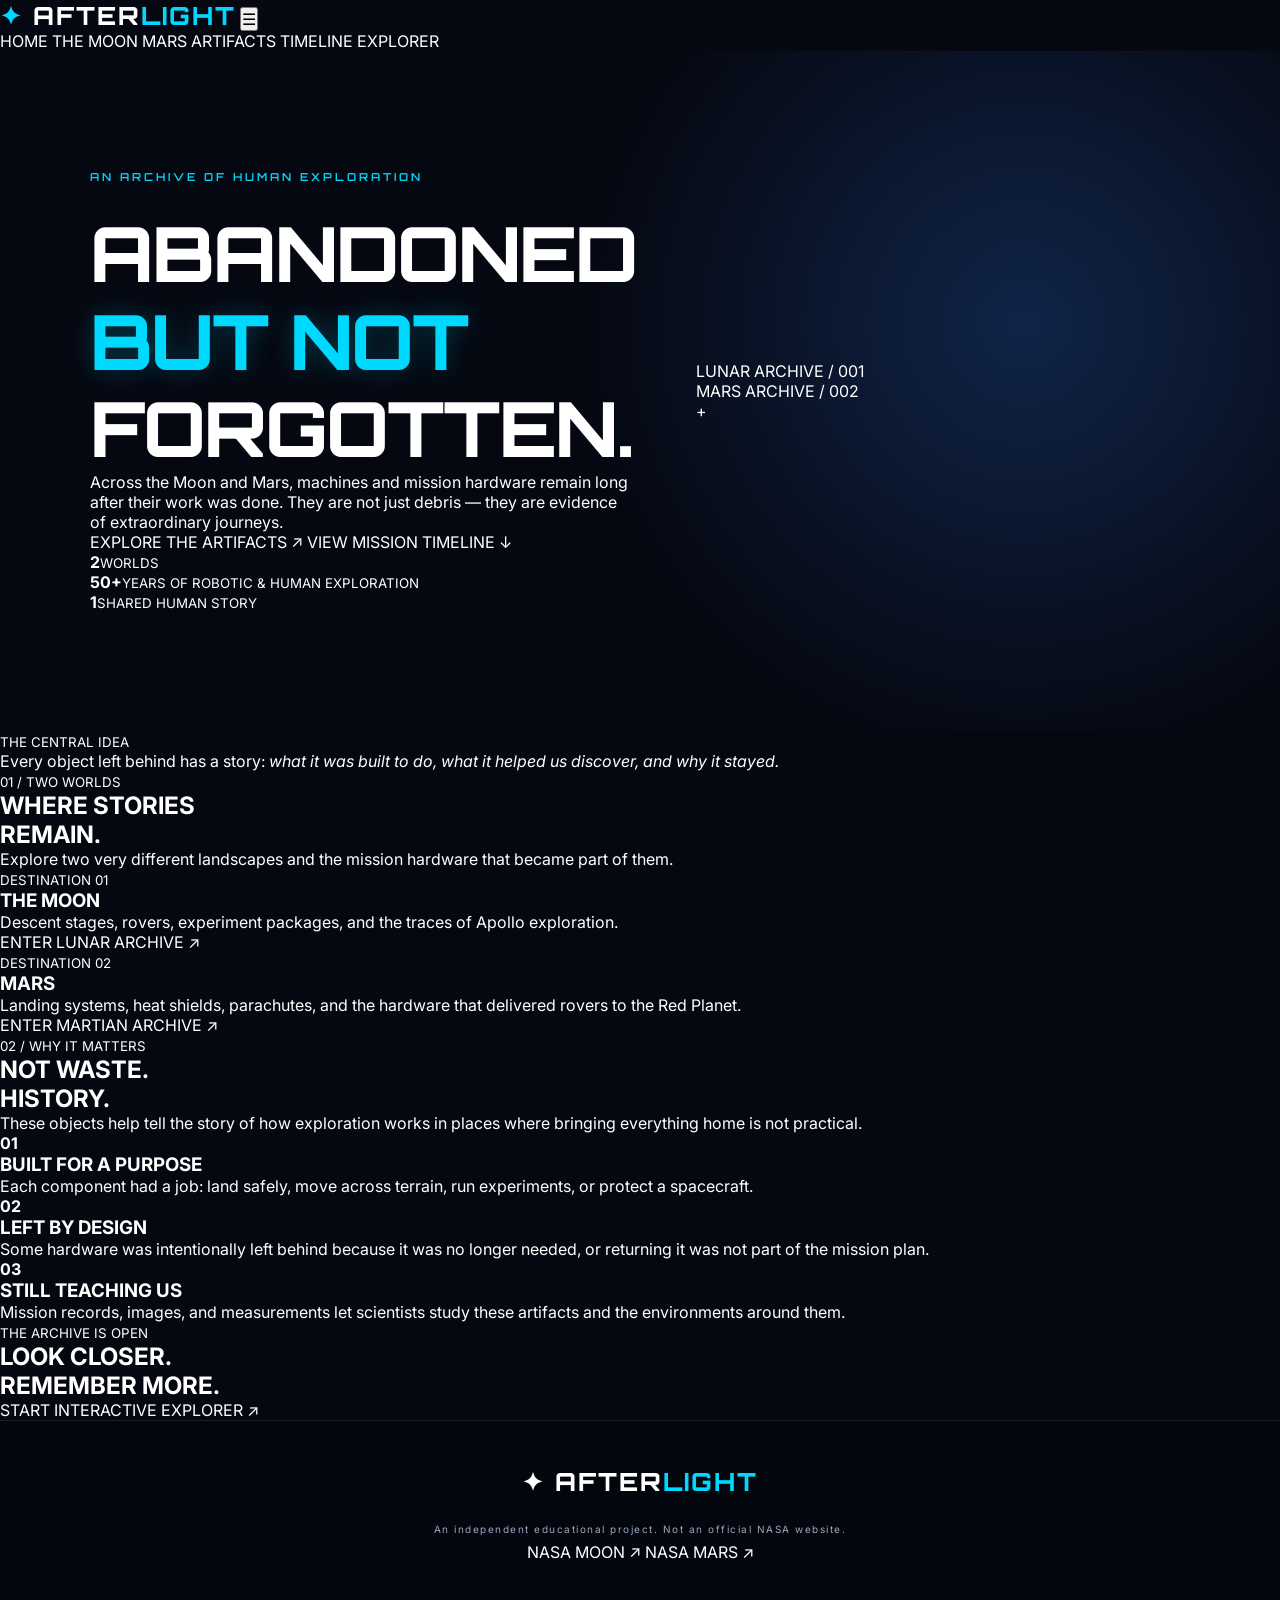
<file: index.html>
<!DOCTYPE html>
<html lang="en">
<head>
<meta charset="UTF-8">
<meta name="viewport" content="width=device-width, initial-scale=1">
<meta name="theme-color" content="#070b18">
<meta name="description" content="Abandoned but Not Forgotten: stories of NASA equipment left on the Moon and Mars.">
<title>Abandoned but Not Forgotten | Space Artifact Archive</title>
<link rel="stylesheet" href="style.css">
<script defer src="script.js"></script>
</head>
<body>
<div class="stars"></div>

<header class="topbar">
  <a class="logo" href="index.html"><span>✦</span> AFTER<span class="dim">LIGHT</span></a>
  <button class="menu" id="menu" aria-label="Toggle menu">☰</button>
  <nav id="nav">
    <a class="active" href="index.html">HOME</a>
    <a href="moon.html">THE MOON</a>
    <a href="mars.html">MARS</a>
    <a href="artifacts.html">ARTIFACTS</a>
    <a href="timeline.html">TIMELINE</a>
    <a href="explorer.html">EXPLORER</a>
  </nav>
</header>

<main>
<section class="hero wrap">
  <div class="hero-text">
    <p class="eyebrow"><i></i> AN ARCHIVE OF HUMAN EXPLORATION</p>
    <h1>ABANDONED<br><span class="shine">BUT NOT</span><br>FORGOTTEN.</h1>
    <p class="lead">
      Across the Moon and Mars, machines and mission hardware remain long after their work was done. They are not just debris — they are evidence of extraordinary journeys.
    </p>
    <div class="actions">
      <a class="btn" href="artifacts.html">EXPLORE THE ARTIFACTS ↗</a>
      <a class="underlink" href="timeline.html">VIEW MISSION TIMELINE ↓</a>
    </div>
    <div class="stats">
      <div><b>2</b><small>WORLDS</small></div>
      <div><b>50+</b><small>YEARS OF ROBOTIC & HUMAN EXPLORATION</small></div>
      <div><b>1</b><small>SHARED HUMAN STORY</small></div>
    </div>
  </div>

  <div class="hero-art">
    <div class="moon"></div>
    <div class="mars"></div>
    <div class="orbit"></div>
    <div class="probe"><span></span></div>
    <div class="tag tag1">LUNAR ARCHIVE / 001</div>
    <div class="tag tag2">MARS ARCHIVE / 002</div>
    <div class="crosshair">+</div>
  </div>
</section>

<section class="statement">
  <div class="wrap statement-inner">
    <small>THE CENTRAL IDEA</small>
    <p>Every object left behind has a story: <em>what it was built to do, what it helped us discover, and why it stayed.</em></p>
  </div>
</section>

<section class="wrap section">
  <div class="section-head">
    <div>
      <small>01 / TWO WORLDS</small>
      <h2>WHERE STORIES<br><span class="shine">REMAIN.</span></h2>
    </div>
    <p>Explore two very different landscapes and the mission hardware that became part of them.</p>
  </div>

  <div class="world-grid">
    <a class="world-card moon-card" href="moon.html">
      <div class="world-art lunar-art"></div>
      <div class="world-info">
        <small>DESTINATION 01</small>
        <h3>THE MOON</h3>
        <p>Descent stages, rovers, experiment packages, and the traces of Apollo exploration.</p>
        <span>ENTER LUNAR ARCHIVE ↗</span>
      </div>
    </a>

    <a class="world-card mars-card" href="mars.html">
      <div class="world-art martian-art"></div>
      <div class="world-info">
        <small>DESTINATION 02</small>
        <h3>MARS</h3>
        <p>Landing systems, heat shields, parachutes, and the hardware that delivered rovers to the Red Planet.</p>
        <span>ENTER MARTIAN ARCHIVE ↗</span>
      </div>
    </a>
  </div>
</section>

<section class="wrap section">
  <div class="section-head">
    <div>
      <small>02 / WHY IT MATTERS</small>
      <h2>NOT WASTE.<br><span class="shine">HISTORY.</span></h2>
    </div>
    <p>These objects help tell the story of how exploration works in places where bringing everything home is not practical.</p>
  </div>

  <div class="principles">
    <article>
      <b>01</b>
      <h3>BUILT FOR A PURPOSE</h3>
      <p>Each component had a job: land safely, move across terrain, run experiments, or protect a spacecraft.</p>
    </article>
    <article>
      <b>02</b>
      <h3>LEFT BY DESIGN</h3>
      <p>Some hardware was intentionally left behind because it was no longer needed, or returning it was not part of the mission plan.</p>
    </article>
    <article>
      <b>03</b>
      <h3>STILL TEACHING US</h3>
      <p>Mission records, images, and measurements let scientists study these artifacts and the environments around them.</p>
    </article>
  </div>
</section>

<section class="wrap callout">
  <small>THE ARCHIVE IS OPEN</small>
  <h2>LOOK CLOSER.<br><span class="shine">REMEMBER MORE.</span></h2>
  <a class="btn" href="explorer.html">START INTERACTIVE EXPLORER ↗</a>
</section>
</main>

<footer class="footer">
  <a class="logo" href="index.html">✦ AFTER<span class="dim">LIGHT</span></a>
  <p>An independent educational project. Not an official NASA website.</p>
  <div>
    <a href="https://science.nasa.gov/moon/" target="_blank" rel="noopener">NASA MOON ↗</a>
    <a href="https://science.nasa.gov/mars/" target="_blank" rel="noopener">NASA MARS ↗</a>
  </div>
</footer>
</body>
</html>
</file>
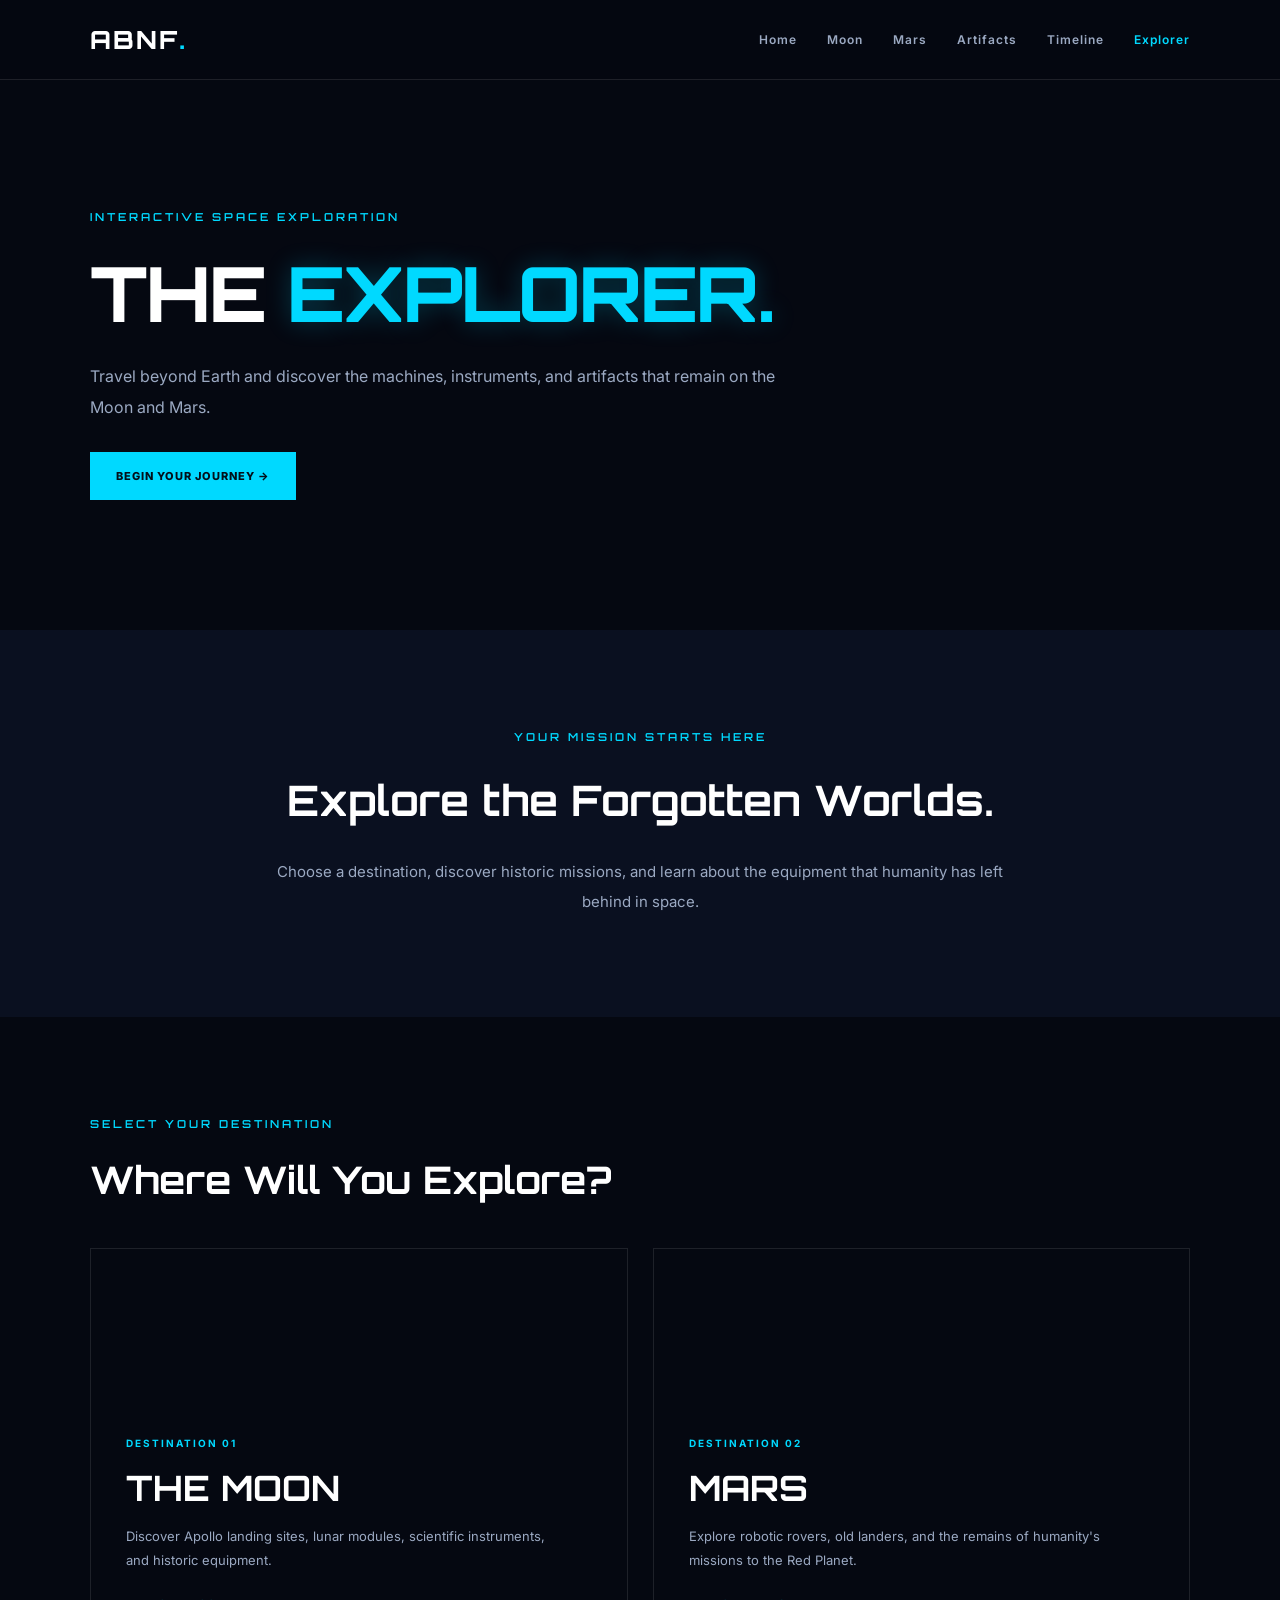
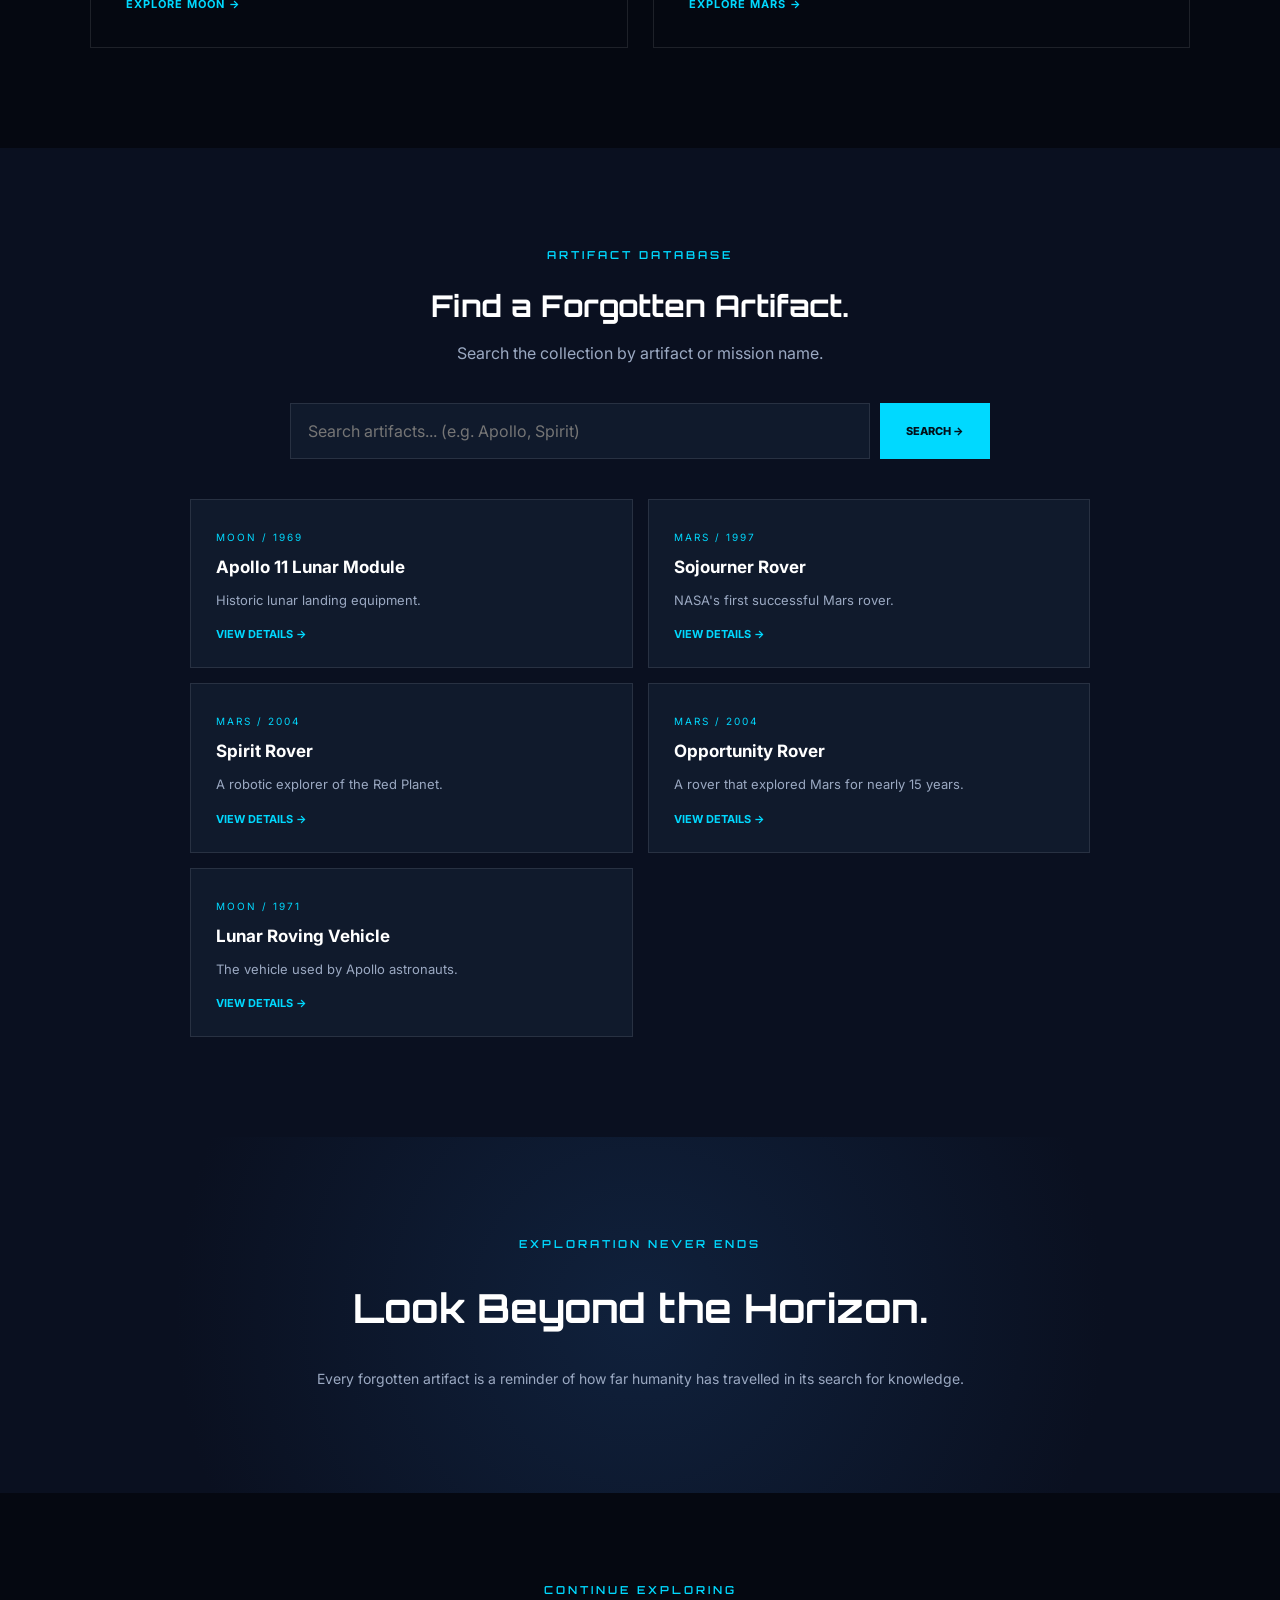
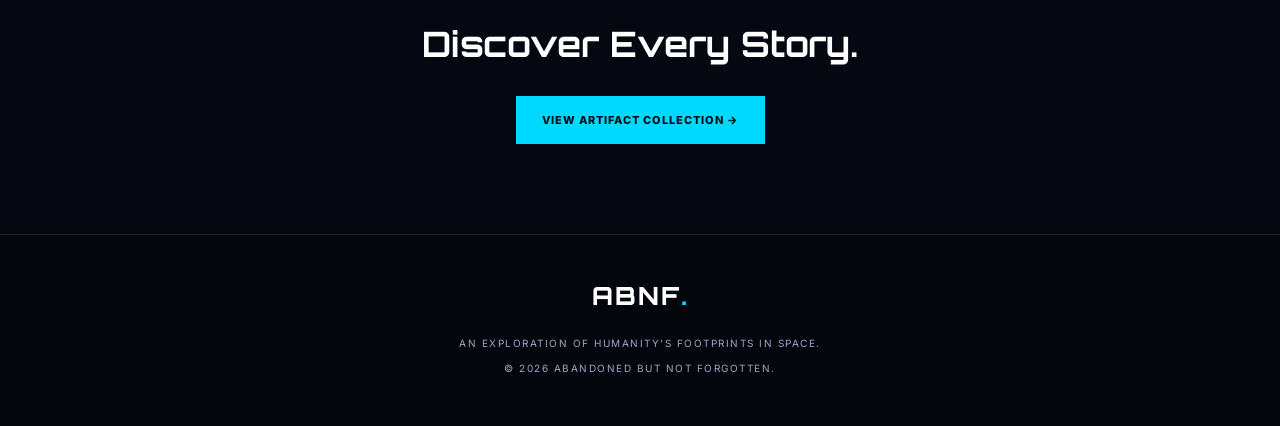
<file: explorer.html>
<!DOCTYPE html>
<html lang="en">
<head>
    <meta charset="UTF-8">
    <meta name="viewport" content="width=device-width, initial-scale=1.0">
    <meta name="description" content="Explore NASA's abandoned equipment and forgotten artifacts on the Moon and Mars.">
    <title>Explorer | Abandoned but Not Forgotten</title>
    <link rel="stylesheet" href="style.css">
</head>
<body>

    <header class="navbar">
        <a href="index.html" class="logo">ABNF<span>.</span></a>

        <nav>
            <a href="index.html">Home</a>
            <a href="moon.html">Moon</a>
            <a href="mars.html">Mars</a>
            <a href="artifacts.html">Artifacts</a>
            <a href="timeline.html">Timeline</a>
            <a href="explorer.html" class="active">Explorer</a>
        </nav>
    </header>

    <main>

        <section class="page-hero explorer-hero">
            <div class="page-hero-content">
                <p class="eyebrow">INTERACTIVE SPACE EXPLORATION</p>

                <h1>THE <span>EXPLORER.</span></h1>

                <p>
                    Travel beyond Earth and discover the machines,
                    instruments, and artifacts that remain on
                    the Moon and Mars.
                </p>

                <a href="#explore-tools" class="btn-primary">
                    BEGIN YOUR JOURNEY →
                </a>
            </div>
        </section>

        <section class="content-section">
            <p class="eyebrow">YOUR MISSION STARTS HERE</p>

            <h2>Explore the Forgotten Worlds.</h2>

            <p>
                Choose a destination, discover historic missions,
                and learn about the equipment that humanity
                has left behind in space.
            </p>
        </section>

        <section class="explorer-section" id="explore-tools">

            <div class="section-heading">
                <div>
                    <p class="eyebrow">SELECT YOUR DESTINATION</p>
                    <h2>Where Will You Explore?</h2>
                </div>
            </div>

            <div class="destination-grid">

                <a href="moon.html" class="destination-card moon-card">
                    <div class="card-content">
                        <span>DESTINATION 01</span>
                        <h3>THE MOON</h3>

                        <p>
                            Discover Apollo landing sites,
                            lunar modules, scientific instruments,
                            and historic equipment.
                        </p>

                        <strong>EXPLORE MOON →</strong>
                    </div>
                </a>

                <a href="mars.html" class="destination-card mars-card">
                    <div class="card-content">
                        <span>DESTINATION 02</span>
                        <h3>MARS</h3>

                        <p>
                            Explore robotic rovers, old landers,
                            and the remains of humanity's
                            missions to the Red Planet.
                        </p>

                        <strong>EXPLORE MARS →</strong>
                    </div>
                </a>

            </div>
        </section>

        <section class="explorer-search-section">

            <p class="eyebrow">ARTIFACT DATABASE</p>

            <h2>Find a Forgotten Artifact.</h2>

            <p>
                Search the collection by artifact or mission name.
            </p>

            <div class="search-box">
                <input
                    type="text"
                    id="artifactSearch"
                    placeholder="Search artifacts... (e.g. Apollo, Spirit)"
                    autocomplete="off"
                >

                <button id="searchButton" type="button">
                    SEARCH →
                </button>
            </div>

            <div class="search-results" id="searchResults">

                <article class="search-item">
                    <span>MOON / 1969</span>
                    <h3>Apollo 11 Lunar Module</h3>
                    <p>Historic lunar landing equipment.</p>
                    <a href="moon.html">VIEW DETAILS →</a>
                </article>

                <article class="search-item">
                    <span>MARS / 1997</span>
                    <h3>Sojourner Rover</h3>
                    <p>NASA's first successful Mars rover.</p>
                    <a href="mars.html">VIEW DETAILS →</a>
                </article>

                <article class="search-item">
                    <span>MARS / 2004</span>
                    <h3>Spirit Rover</h3>
                    <p>A robotic explorer of the Red Planet.</p>
                    <a href="mars.html">VIEW DETAILS →</a>
                </article>

                <article class="search-item">
                    <span>MARS / 2004</span>
                    <h3>Opportunity Rover</h3>
                    <p>A rover that explored Mars for nearly 15 years.</p>
                    <a href="mars.html">VIEW DETAILS →</a>
                </article>

                <article class="search-item">
                    <span>MOON / 1971</span>
                    <h3>Lunar Roving Vehicle</h3>
                    <p>The vehicle used by Apollo astronauts.</p>
                    <a href="moon.html">VIEW DETAILS →</a>
                </article>

            </div>

        </section>

        <section class="fact-section">
            <p class="eyebrow">EXPLORATION NEVER ENDS</p>

            <h2>Look Beyond the Horizon.</h2>

            <p>
                Every forgotten artifact is a reminder
                of how far humanity has travelled
                in its search for knowledge.
            </p>
        </section>

        <section class="next-section">
            <p class="eyebrow">CONTINUE EXPLORING</p>

            <h2>Discover Every Story.</h2>

            <a href="artifacts.html" class="btn-primary">
                VIEW ARTIFACT COLLECTION →
            </a>
        </section>

    </main>

    <footer class="footer">
        <a href="index.html" class="logo">ABNF<span>.</span></a>

        <p>AN EXPLORATION OF HUMANITY'S FOOTPRINTS IN SPACE.</p>

        <p>© 2026 ABANDONED BUT NOT FORGOTTEN.</p>
    </footer>

    <script src="script.js"></script>
</body>
</html>
</file>
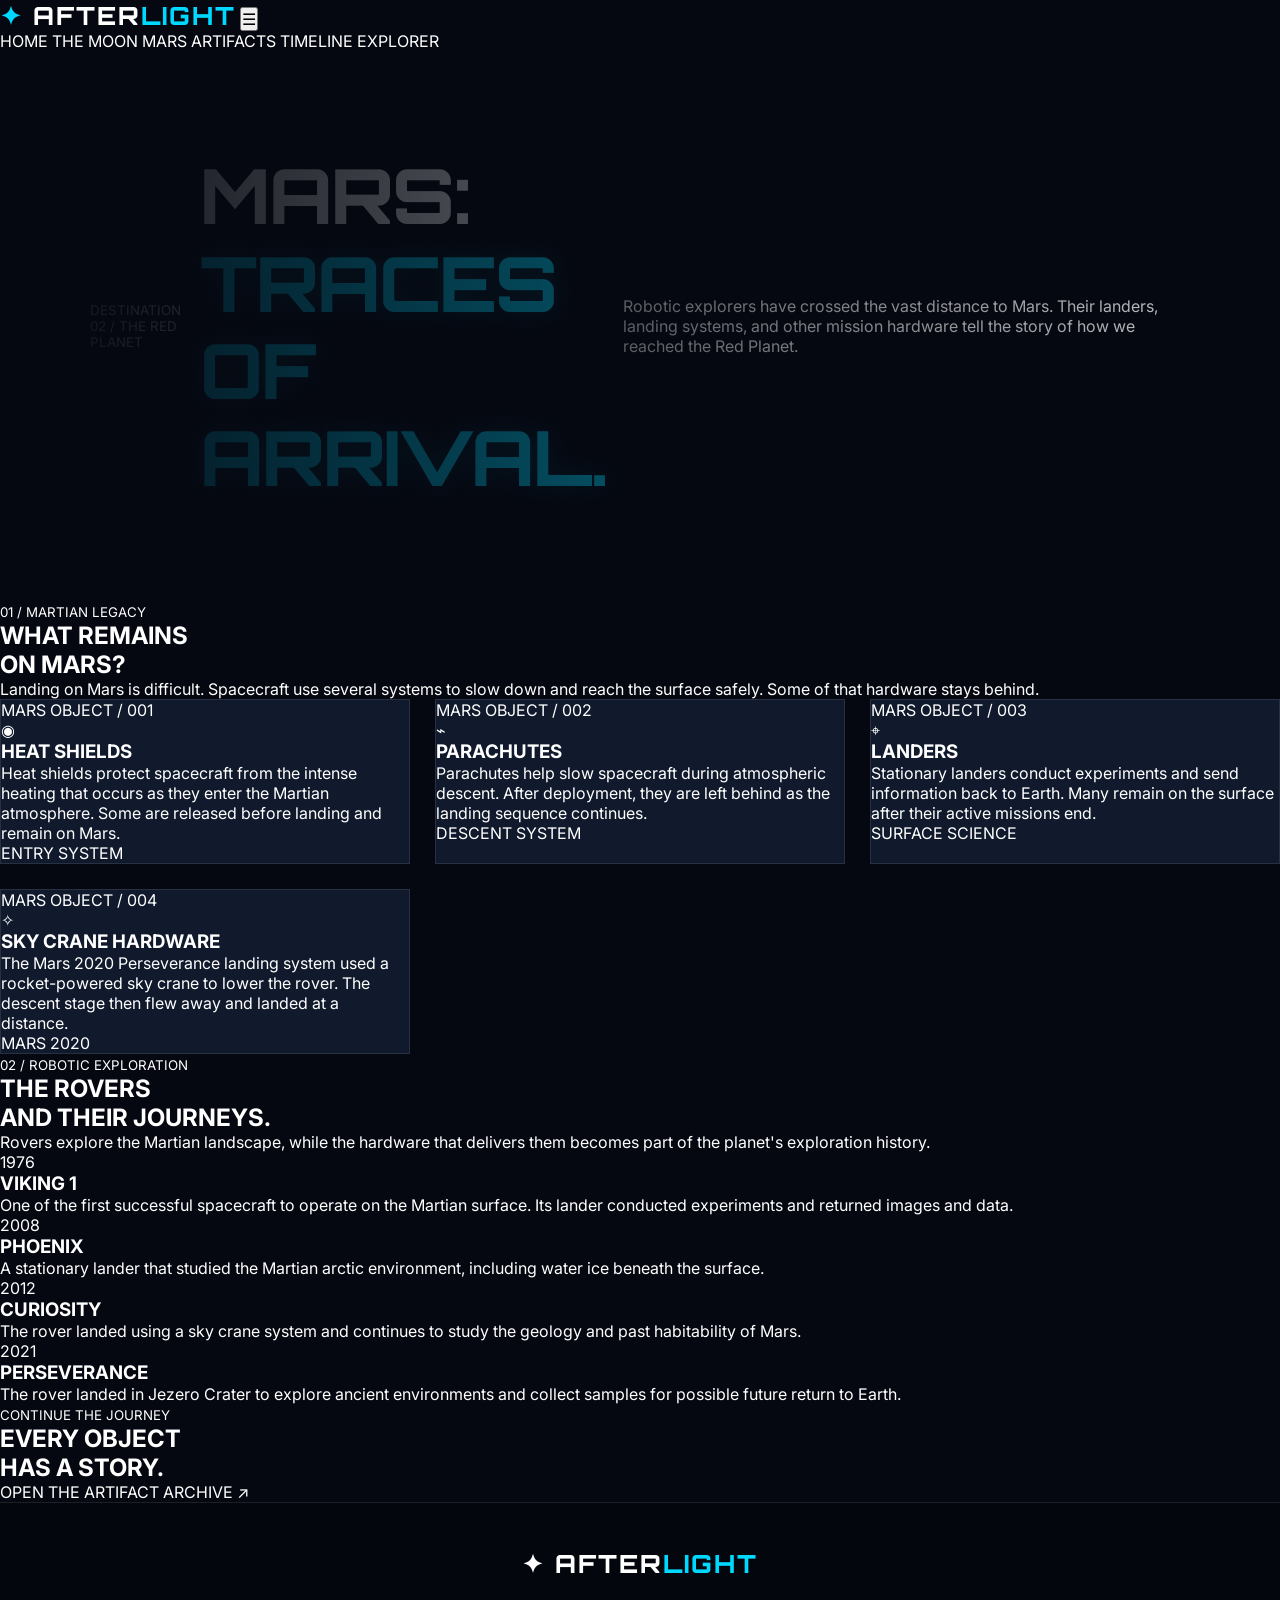
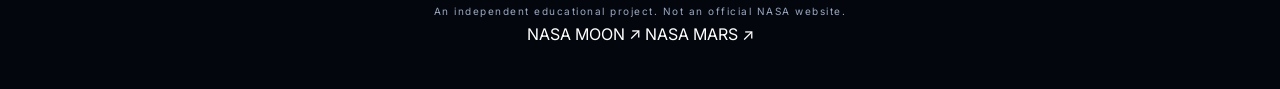
<file: mars.html>
<!DOCTYPE html>
<html lang="en">
<head>
<meta charset="UTF-8">
<meta name="viewport" content="width=device-width, initial-scale=1">
<title>Mars | AFTERLIGHT</title>
<link rel="stylesheet" href="style.css">
<script defer src="script.js"></script>
</head>
<body>
<div class="stars"></div>

<header class="topbar">
  <a class="logo" href="index.html"><span>✦</span> AFTER<span class="dim">LIGHT</span></a>
  <button class="menu" id="menu" aria-label="Toggle menu">☰</button>
  <nav id="nav">
    <a href="index.html">HOME</a>
    <a href="moon.html">THE MOON</a>
    <a class="active" href="mars.html">MARS</a>
    <a href="artifacts.html">ARTIFACTS</a>
    <a href="timeline.html">TIMELINE</a>
    <a href="explorer.html">EXPLORER</a>
  </nav>
</header>

<main>
<section class="page-hero wrap">
  <small>DESTINATION 02 / THE RED PLANET</small>
  <h1>MARS:<br><span class="shine">TRACES OF ARRIVAL.</span></h1>
  <p class="lead">
    Robotic explorers have crossed the vast distance to Mars. Their landers, landing systems, and other mission hardware tell the story of how we reached the Red Planet.
  </p>
  <div class="mars-banner"></div>
</section>

<section class="wrap section">
  <div class="section-head">
    <div>
      <small>01 / MARTIAN LEGACY</small>
      <h2>WHAT REMAINS<br><span class="shine">ON MARS?</span></h2>
    </div>
    <p>Landing on Mars is difficult. Spacecraft use several systems to slow down and reach the surface safely. Some of that hardware stays behind.</p>
  </div>

  <div class="artifact-grid">
    <article class="artifact-card">
      <div class="artifact-number">MARS OBJECT / 001</div>
      <div class="artifact-symbol">◉</div>
      <h3>HEAT SHIELDS</h3>
      <p>Heat shields protect spacecraft from the intense heating that occurs as they enter the Martian atmosphere. Some are released before landing and remain on Mars.</p>
      <span class="chip">ENTRY SYSTEM</span>
    </article>

    <article class="artifact-card">
      <div class="artifact-number">MARS OBJECT / 002</div>
      <div class="artifact-symbol">⌁</div>
      <h3>PARACHUTES</h3>
      <p>Parachutes help slow spacecraft during atmospheric descent. After deployment, they are left behind as the landing sequence continues.</p>
      <span class="chip">DESCENT SYSTEM</span>
    </article>

    <article class="artifact-card">
      <div class="artifact-number">MARS OBJECT / 003</div>
      <div class="artifact-symbol">⌖</div>
      <h3>LANDERS</h3>
      <p>Stationary landers conduct experiments and send information back to Earth. Many remain on the surface after their active missions end.</p>
      <span class="chip">SURFACE SCIENCE</span>
    </article>

    <article class="artifact-card">
      <div class="artifact-number">MARS OBJECT / 004</div>
      <div class="artifact-symbol">✧</div>
      <h3>SKY CRANE HARDWARE</h3>
      <p>The Mars 2020 Perseverance landing system used a rocket-powered sky crane to lower the rover. The descent stage then flew away and landed at a distance.</p>
      <span class="chip">MARS 2020</span>
    </article>
  </div>
</section>

<section class="wrap section">
  <div class="section-head">
    <div>
      <small>02 / ROBOTIC EXPLORATION</small>
      <h2>THE ROVERS<br><span class="shine">AND THEIR JOURNEYS.</span></h2>
    </div>
    <p>Rovers explore the Martian landscape, while the hardware that delivers them becomes part of the planet's exploration history.</p>
  </div>

  <div class="mission-list">
    <article>
      <span class="year">1976</span>
      <div>
        <h3>VIKING 1</h3>
        <p>One of the first successful spacecraft to operate on the Martian surface. Its lander conducted experiments and returned images and data.</p>
      </div>
    </article>
    <article>
      <span class="year">2008</span>
      <div>
        <h3>PHOENIX</h3>
        <p>A stationary lander that studied the Martian arctic environment, including water ice beneath the surface.</p>
      </div>
    </article>
    <article>
      <span class="year">2012</span>
      <div>
        <h3>CURIOSITY</h3>
        <p>The rover landed using a sky crane system and continues to study the geology and past habitability of Mars.</p>
      </div>
    </article>
    <article>
      <span class="year">2021</span>
      <div>
        <h3>PERSEVERANCE</h3>
        <p>The rover landed in Jezero Crater to explore ancient environments and collect samples for possible future return to Earth.</p>
      </div>
    </article>
  </div>
</section>

<section class="wrap callout">
  <small>CONTINUE THE JOURNEY</small>
  <h2>EVERY OBJECT<br>HAS A <span class="shine">STORY.</span></h2>
  <a class="btn" href="artifacts.html">OPEN THE ARTIFACT ARCHIVE ↗</a>
</section>
</main>

<footer class="footer">
  <a class="logo" href="index.html">✦ AFTER<span class="dim">LIGHT</span></a>
  <p>An independent educational project. Not an official NASA website.</p>
  <div>
    <a href="https://science.nasa.gov/moon/" target="_blank" rel="noopener">NASA MOON ↗</a>
    <a href="https://science.nasa.gov/mars/" target="_blank" rel="noopener">NASA MARS ↗</a>
  </div>
</footer>
</body>
</html>
</file>
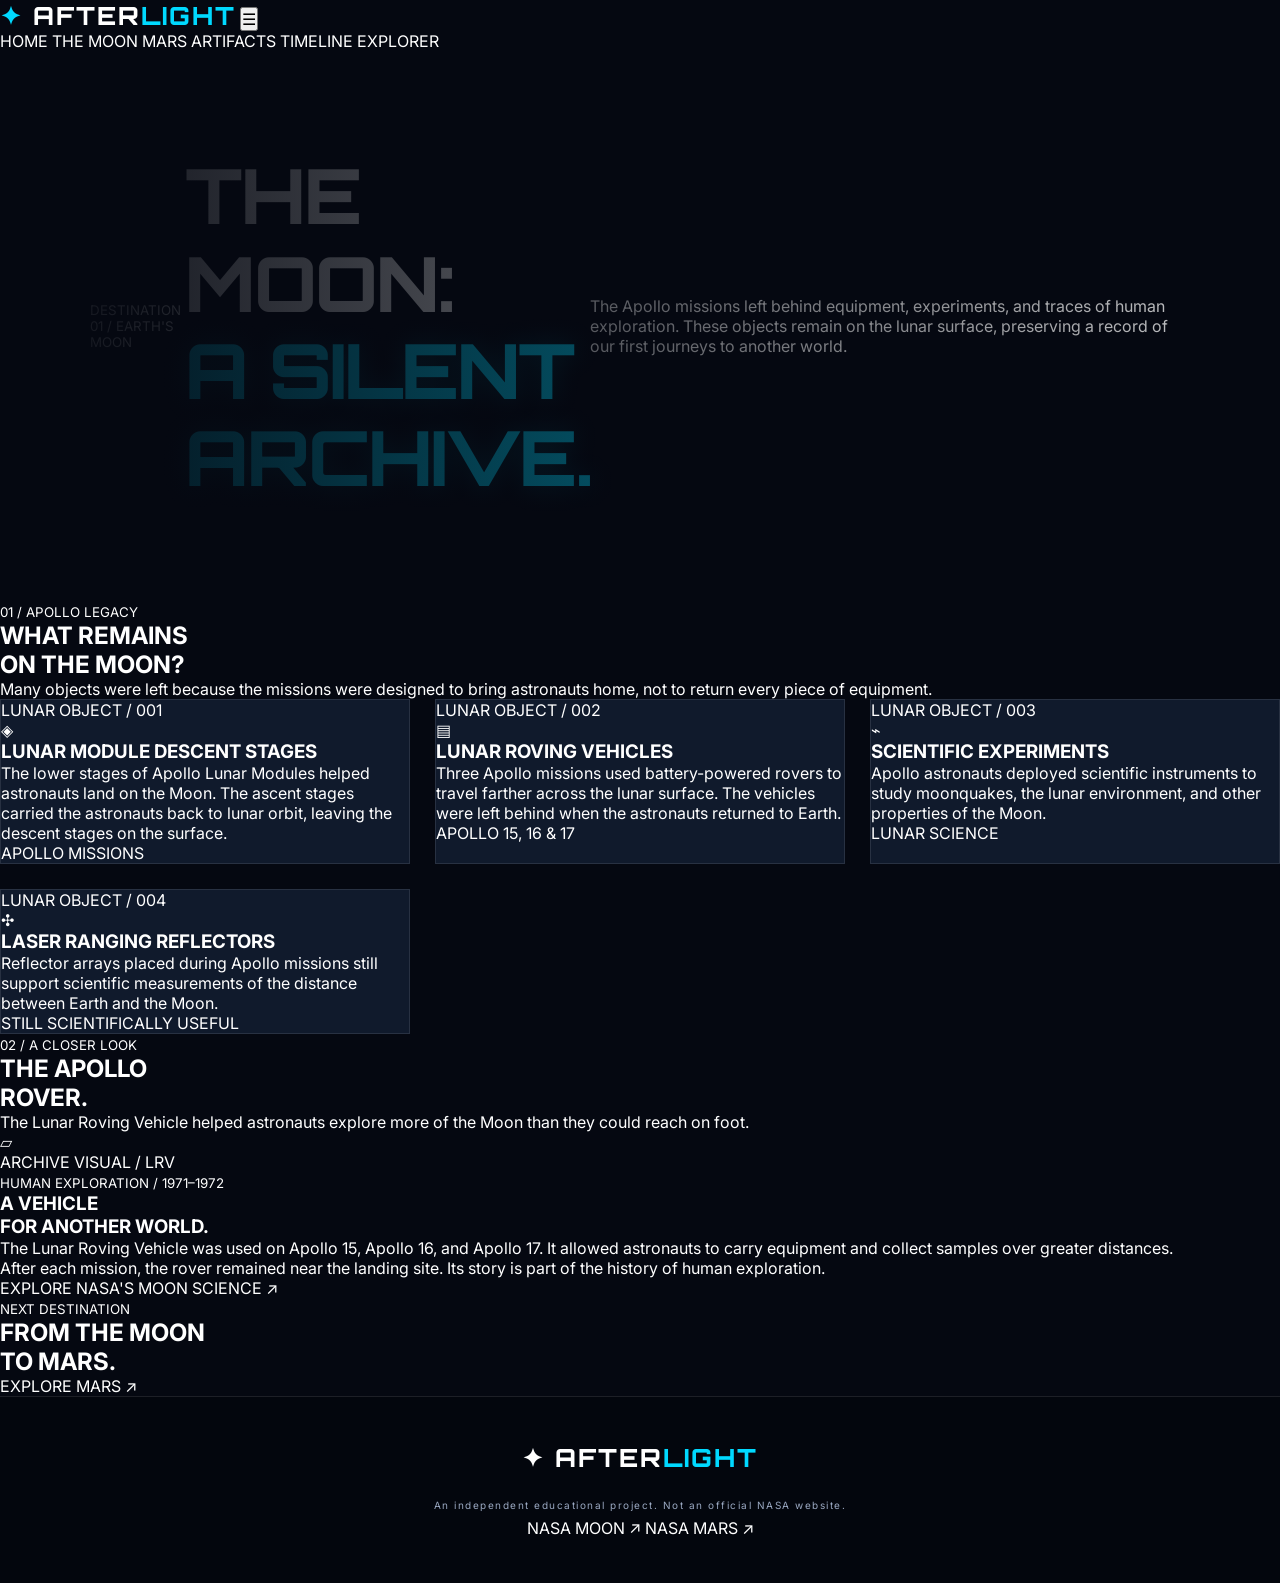
<file: moon.html>
<!DOCTYPE html>
<html lang="en">
<head>
<meta charset="UTF-8">
<meta name="viewport" content="width=device-width, initial-scale=1">
<title>The Moon | AFTERLIGHT</title>
<link rel="stylesheet" href="style.css">
<script defer src="script.js"></script>
</head>
<body>
<div class="stars"></div>

<header class="topbar">
  <a class="logo" href="index.html"><span>✦</span> AFTER<span class="dim">LIGHT</span></a>
  <button class="menu" id="menu" aria-label="Toggle menu">☰</button>
  <nav id="nav">
    <a href="index.html">HOME</a>
    <a class="active" href="moon.html">THE MOON</a>
    <a href="mars.html">MARS</a>
    <a href="artifacts.html">ARTIFACTS</a>
    <a href="timeline.html">TIMELINE</a>
    <a href="explorer.html">EXPLORER</a>
  </nav>
</header>

<main>
<section class="page-hero wrap">
  <small>DESTINATION 01 / EARTH'S MOON</small>
  <h1>THE MOON:<br><span class="shine">A SILENT ARCHIVE.</span></h1>
  <p class="lead">
    The Apollo missions left behind equipment, experiments, and traces of human exploration. These objects remain on the lunar surface, preserving a record of our first journeys to another world.
  </p>
  <div class="moon-banner"></div>
</section>

<section class="wrap section">
  <div class="section-head">
    <div>
      <small>01 / APOLLO LEGACY</small>
      <h2>WHAT REMAINS<br><span class="shine">ON THE MOON?</span></h2>
    </div>
    <p>Many objects were left because the missions were designed to bring astronauts home, not to return every piece of equipment.</p>
  </div>

  <div class="artifact-grid">
    <article class="artifact-card">
      <div class="artifact-number">LUNAR OBJECT / 001</div>
      <div class="artifact-symbol">◈</div>
      <h3>LUNAR MODULE DESCENT STAGES</h3>
      <p>The lower stages of Apollo Lunar Modules helped astronauts land on the Moon. The ascent stages carried the astronauts back to lunar orbit, leaving the descent stages on the surface.</p>
      <span class="chip">APOLLO MISSIONS</span>
    </article>

    <article class="artifact-card">
      <div class="artifact-number">LUNAR OBJECT / 002</div>
      <div class="artifact-symbol">▤</div>
      <h3>LUNAR ROVING VEHICLES</h3>
      <p>Three Apollo missions used battery-powered rovers to travel farther across the lunar surface. The vehicles were left behind when the astronauts returned to Earth.</p>
      <span class="chip">APOLLO 15, 16 & 17</span>
    </article>

    <article class="artifact-card">
      <div class="artifact-number">LUNAR OBJECT / 003</div>
      <div class="artifact-symbol">⌁</div>
      <h3>SCIENTIFIC EXPERIMENTS</h3>
      <p>Apollo astronauts deployed scientific instruments to study moonquakes, the lunar environment, and other properties of the Moon.</p>
      <span class="chip">LUNAR SCIENCE</span>
    </article>

    <article class="artifact-card">
      <div class="artifact-number">LUNAR OBJECT / 004</div>
      <div class="artifact-symbol">✣</div>
      <h3>LASER RANGING REFLECTORS</h3>
      <p>Reflector arrays placed during Apollo missions still support scientific measurements of the distance between Earth and the Moon.</p>
      <span class="chip">STILL SCIENTIFICALLY USEFUL</span>
    </article>
  </div>
</section>

<section class="wrap section">
  <div class="section-head">
    <div>
      <small>02 / A CLOSER LOOK</small>
      <h2>THE APOLLO<br><span class="shine">ROVER.</span></h2>
    </div>
    <p>The Lunar Roving Vehicle helped astronauts explore more of the Moon than they could reach on foot.</p>
  </div>

  <div class="feature-panel">
    <div class="feature-visual rover-visual">
      <div class="rover-icon">▱</div>
      <span>ARCHIVE VISUAL / LRV</span>
    </div>
    <div class="feature-copy">
      <small>HUMAN EXPLORATION / 1971–1972</small>
      <h3>A VEHICLE<br>FOR ANOTHER WORLD.</h3>
      <p>The Lunar Roving Vehicle was used on Apollo 15, Apollo 16, and Apollo 17. It allowed astronauts to carry equipment and collect samples over greater distances.</p>
      <p>After each mission, the rover remained near the landing site. Its story is part of the history of human exploration.</p>
      <a class="underlink" href="https://science.nasa.gov/moon/" target="_blank" rel="noopener">EXPLORE NASA'S MOON SCIENCE ↗</a>
    </div>
  </div>
</section>

<section class="wrap callout">
  <small>NEXT DESTINATION</small>
  <h2>FROM THE MOON<br>TO <span class="shine">MARS.</span></h2>
  <a class="btn" href="mars.html">EXPLORE MARS ↗</a>
</section>
</main>

<footer class="footer">
  <a class="logo" href="index.html">✦ AFTER<span class="dim">LIGHT</span></a>
  <p>An independent educational project. Not an official NASA website.</p>
  <div>
    <a href="https://science.nasa.gov/moon/" target="_blank" rel="noopener">NASA MOON ↗</a>
    <a href="https://science.nasa.gov/mars/" target="_blank" rel="noopener">NASA MARS ↗</a>
  </div>
</footer>
</body>
</html>
</file>
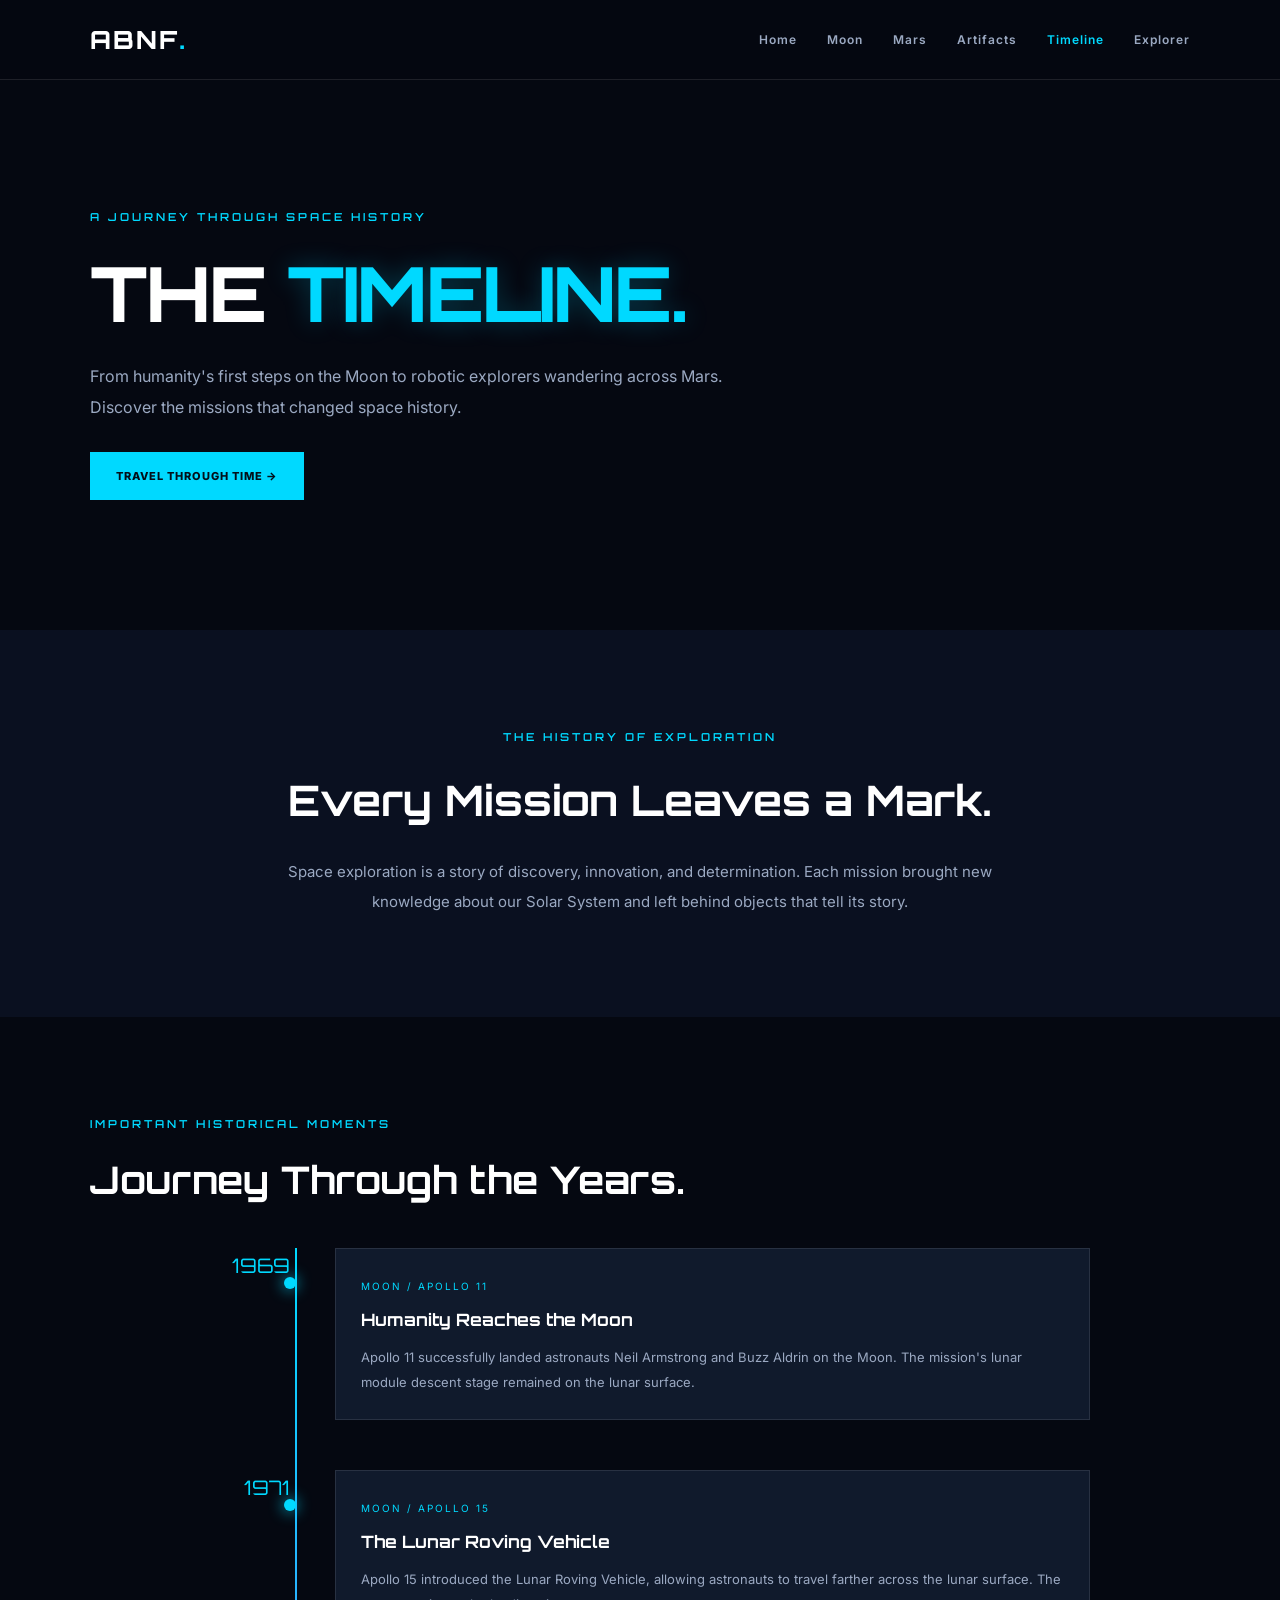
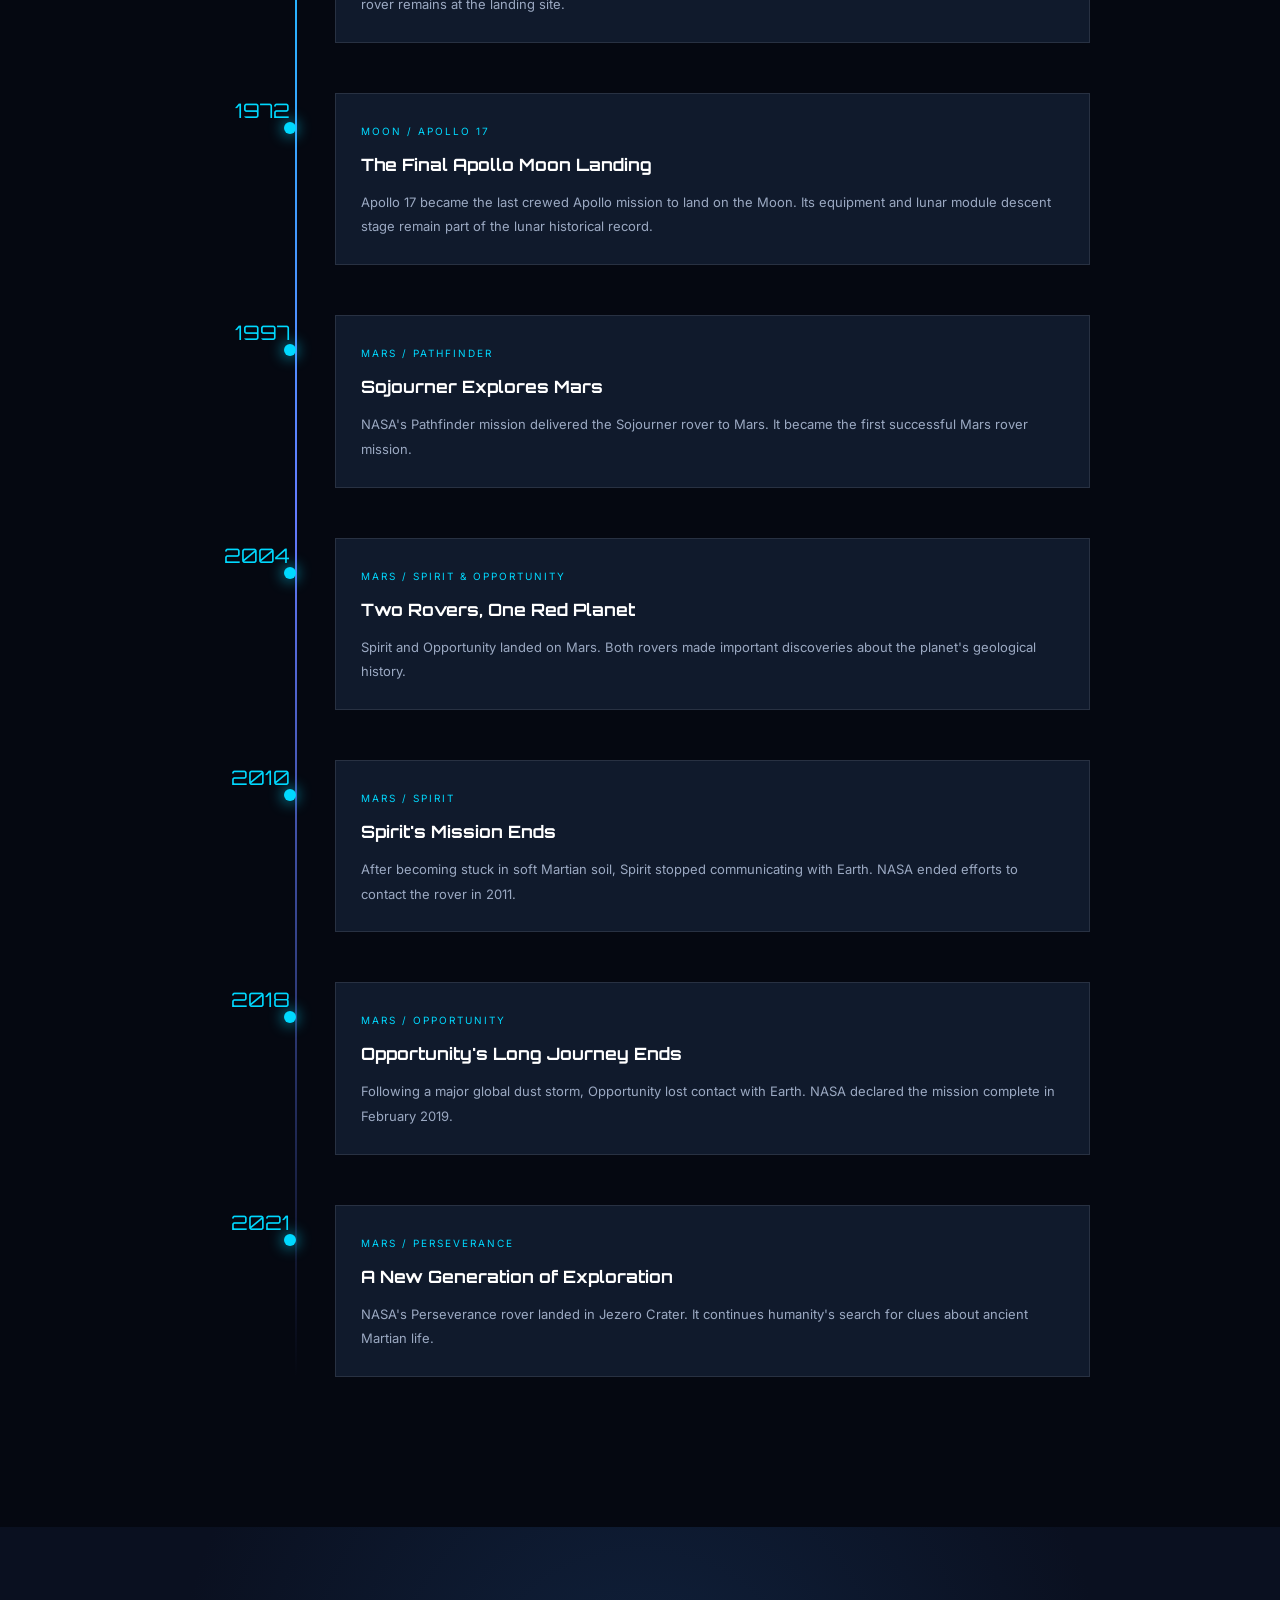
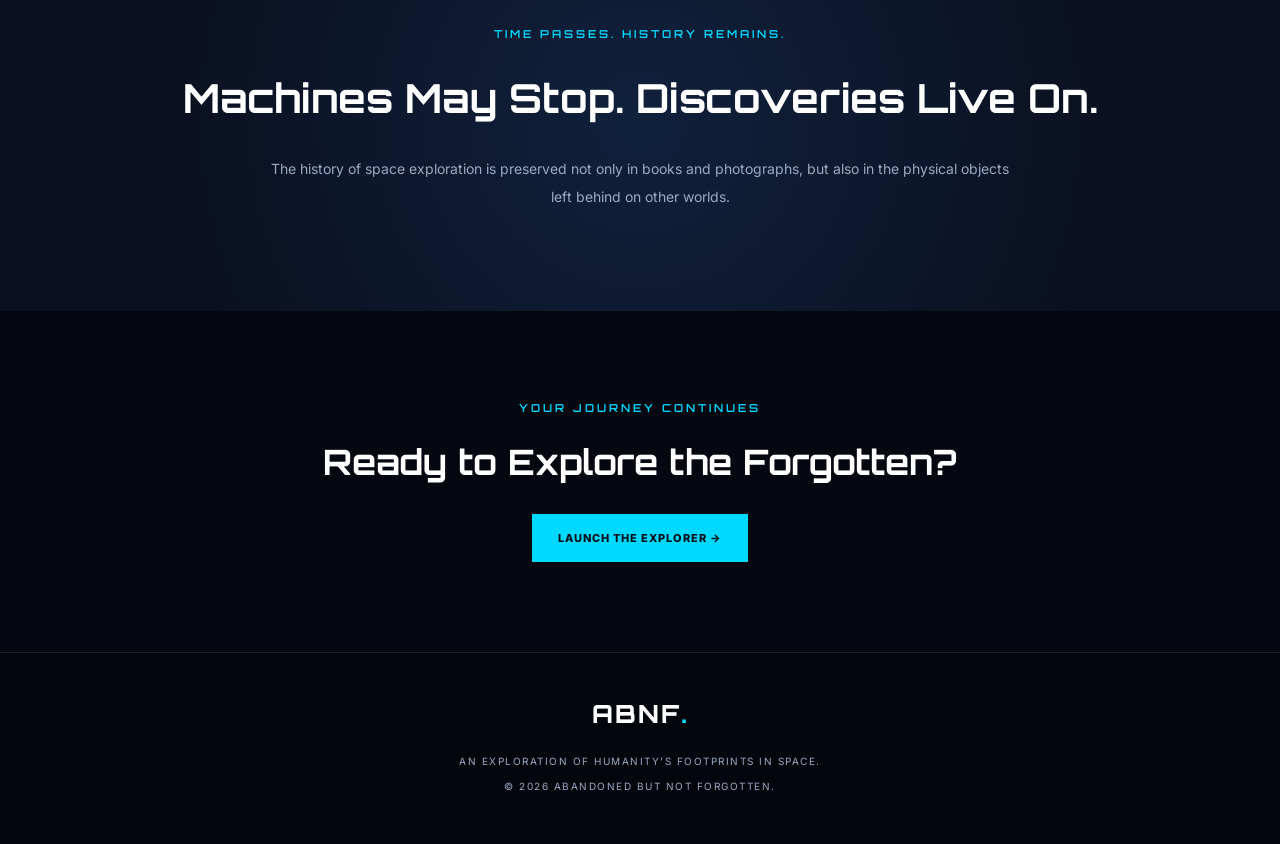
<file: timeline.html>
<!DOCTYPE html>
<html lang="en">
<head>
    <meta charset="UTF-8">
    <meta name="viewport" content="width=device-width, initial-scale=1.0">
    <meta name="description" content="Explore the timeline of NASA's historic Moon and Mars missions.">
    <title>Timeline | Abandoned but Not Forgotten</title>
    <link rel="stylesheet" href="style.css">
</head>
<body>

    <header class="navbar">
        <a href="index.html" class="logo">ABNF<span>.</span></a>

        <nav>
            <a href="index.html">Home</a>
            <a href="moon.html">Moon</a>
            <a href="mars.html">Mars</a>
            <a href="artifacts.html">Artifacts</a>
            <a href="timeline.html" class="active">Timeline</a>
            <a href="explorer.html">Explorer</a>
        </nav>
    </header>

    <main>

        <section class="page-hero timeline-hero">
            <div class="page-hero-content">
                <p class="eyebrow">A JOURNEY THROUGH SPACE HISTORY</p>

                <h1>THE <span>TIMELINE.</span></h1>

                <p>
                    From humanity's first steps on the Moon
                    to robotic explorers wandering across Mars.
                    Discover the missions that changed space history.
                </p>

                <a href="#mission-timeline" class="btn-primary">
                    TRAVEL THROUGH TIME →
                </a>
            </div>
        </section>

        <section class="content-section">
            <p class="eyebrow">THE HISTORY OF EXPLORATION</p>

            <h2>Every Mission Leaves a Mark.</h2>

            <p>
                Space exploration is a story of discovery,
                innovation, and determination. Each mission
                brought new knowledge about our Solar System
                and left behind objects that tell its story.
            </p>
        </section>

        <section class="timeline-section" id="mission-timeline">

            <div class="section-heading">
                <div>
                    <p class="eyebrow">IMPORTANT HISTORICAL MOMENTS</p>
                    <h2>Journey Through the Years.</h2>
                </div>
            </div>

            <div class="timeline">

                <article class="timeline-item">
                    <div class="timeline-year">1969</div>

                    <div class="timeline-content">
                        <span>MOON / APOLLO 11</span>
                        <h3>Humanity Reaches the Moon</h3>

                        <p>
                            Apollo 11 successfully landed astronauts
                            Neil Armstrong and Buzz Aldrin on the Moon.
                            The mission's lunar module descent stage
                            remained on the lunar surface.
                        </p>
                    </div>
                </article>

                <article class="timeline-item">
                    <div class="timeline-year">1971</div>

                    <div class="timeline-content">
                        <span>MOON / APOLLO 15</span>
                        <h3>The Lunar Roving Vehicle</h3>

                        <p>
                            Apollo 15 introduced the Lunar Roving Vehicle,
                            allowing astronauts to travel farther
                            across the lunar surface. The rover
                            remains at the landing site.
                        </p>
                    </div>
                </article>

                <article class="timeline-item">
                    <div class="timeline-year">1972</div>

                    <div class="timeline-content">
                        <span>MOON / APOLLO 17</span>
                        <h3>The Final Apollo Moon Landing</h3>

                        <p>
                            Apollo 17 became the last crewed Apollo
                            mission to land on the Moon. Its equipment
                            and lunar module descent stage remain
                            part of the lunar historical record.
                        </p>
                    </div>
                </article>

                <article class="timeline-item">
                    <div class="timeline-year">1997</div>

                    <div class="timeline-content">
                        <span>MARS / PATHFINDER</span>
                        <h3>Sojourner Explores Mars</h3>

                        <p>
                            NASA's Pathfinder mission delivered
                            the Sojourner rover to Mars.
                            It became the first successful
                            Mars rover mission.
                        </p>
                    </div>
                </article>

                <article class="timeline-item">
                    <div class="timeline-year">2004</div>

                    <div class="timeline-content">
                        <span>MARS / SPIRIT & OPPORTUNITY</span>
                        <h3>Two Rovers, One Red Planet</h3>

                        <p>
                            Spirit and Opportunity landed on Mars.
                            Both rovers made important discoveries
                            about the planet's geological history.
                        </p>
                    </div>
                </article>

                <article class="timeline-item">
                    <div class="timeline-year">2010</div>

                    <div class="timeline-content">
                        <span>MARS / SPIRIT</span>
                        <h3>Spirit's Mission Ends</h3>

                        <p>
                            After becoming stuck in soft Martian soil,
                            Spirit stopped communicating with Earth.
                            NASA ended efforts to contact the rover
                            in 2011.
                        </p>
                    </div>
                </article>

                <article class="timeline-item">
                    <div class="timeline-year">2018</div>

                    <div class="timeline-content">
                        <span>MARS / OPPORTUNITY</span>
                        <h3>Opportunity's Long Journey Ends</h3>

                        <p>
                            Following a major global dust storm,
                            Opportunity lost contact with Earth.
                            NASA declared the mission complete
                            in February 2019.
                        </p>
                    </div>
                </article>

                <article class="timeline-item">
                    <div class="timeline-year">2021</div>

                    <div class="timeline-content">
                        <span>MARS / PERSEVERANCE</span>
                        <h3>A New Generation of Exploration</h3>

                        <p>
                            NASA's Perseverance rover landed in
                            Jezero Crater. It continues humanity's
                            search for clues about ancient Martian life.
                        </p>
                    </div>
                </article>

            </div>
        </section>

        <section class="fact-section">
            <p class="eyebrow">TIME PASSES. HISTORY REMAINS.</p>

            <h2>Machines May Stop. Discoveries Live On.</h2>

            <p>
                The history of space exploration is preserved
                not only in books and photographs, but also
                in the physical objects left behind on other worlds.
            </p>
        </section>

        <section class="next-section">
            <p class="eyebrow">YOUR JOURNEY CONTINUES</p>

            <h2>Ready to Explore the Forgotten?</h2>

            <a href="explorer.html" class="btn-primary">
                LAUNCH THE EXPLORER →
            </a>
        </section>

    </main>

    <footer class="footer">
        <a href="index.html" class="logo">ABNF<span>.</span></a>

        <p>AN EXPLORATION OF HUMANITY'S FOOTPRINTS IN SPACE.</p>

        <p>© 2026 ABANDONED BUT NOT FORGOTTEN.</p>
    </footer>

    <script src="script.js"></script>
</body>
</html>
</file>
<file: style.css>
/* =========================================
   ABANDONED BUT NOT FORGOTTEN
   FUTURISTIC SPACE WEBSITE
========================================= */

/* GOOGLE FONT */
@import url('https://fonts.googleapis.com/css2?family=Orbitron:wght@400;500;600;700;800&family=Inter:wght@300;400;500;600;700;800&display=swap');


/* =========================================
   GLOBAL SETTINGS
========================================= */

:root {
    --bg: #050811;
    --bg-secondary: #0a1020;
    --card-bg: #101a2c;
    --primary: #00d9ff;
    --secondary: #637bff;
    --text: #ffffff;
    --muted: #9ba9c2;
    --border: rgba(255,255,255,0.1);
    --glow: 0 0 25px rgba(0,217,255,0.25);
}

* {
    margin: 0;
    padding: 0;
    box-sizing: border-box;
    scroll-behavior: smooth;
}

body {
    background: var(--bg);
    color: var(--text);
    font-family: 'Inter', sans-serif;
    overflow-x: hidden;
}

a {
    text-decoration: none;
    color: inherit;
}

img {
    width: 100%;
    display: block;
    object-fit: cover;
}

button,
input {
    font: inherit;
}


/* =========================================
   NAVIGATION BAR
========================================= */

.navbar {
    width: 100%;
    min-height: 80px;
    padding: 20px 7%;
    display: flex;
    justify-content: space-between;
    align-items: center;
    background: rgba(5,8,17,0.92);
    backdrop-filter: blur(20px);
    border-bottom: 1px solid var(--border);
    position: sticky;
    top: 0;
    z-index: 1000;
}

.logo {
    font-family: 'Orbitron', sans-serif;
    font-size: 25px;
    font-weight: 800;
    letter-spacing: 2px;
}

.logo span {
    color: var(--primary);
}

.navbar nav {
    display: flex;
    align-items: center;
    gap: 30px;
}

.navbar nav a {
    font-size: 12px;
    color: var(--muted);
    font-weight: 600;
    letter-spacing: 1px;
    transition: 0.3s;
}

.navbar nav a:hover,
.navbar nav a.active {
    color: var(--primary);
}


/* =========================================
   HOME HERO SECTION
========================================= */

.hero {
    min-height: 680px;
    padding: 100px 7%;
    display: grid;
    grid-template-columns: 1fr 1fr;
    align-items: center;
    gap: 60px;
    background:
        radial-gradient(circle at 80% 40%, #102448 0%, transparent 40%),
        var(--bg);
}

.hero-content {
    max-width: 650px;
}

.eyebrow {
    color: var(--primary);
    font-family: 'Orbitron', sans-serif;
    font-size: 11px;
    font-weight: 600;
    letter-spacing: 3px;
    margin-bottom: 25px;
}

.hero h1,
.page-hero h1 {
    font-family: 'Orbitron', sans-serif;
    font-size: clamp(42px, 6vw, 76px);
    font-weight: 800;
    line-height: 1.15;
    letter-spacing: -2px;
}

.hero h1 span,
.page-hero h1 span {
    color: var(--primary);
    text-shadow: var(--glow);
}

.hero-description {
    max-width: 520px;
    margin-top: 25px;
    color: var(--muted);
    font-size: 16px;
    line-height: 1.9;
}

.hero-buttons {
    display: flex;
    flex-wrap: wrap;
    gap: 15px;
    margin-top: 35px;
}

.btn-primary,
.btn-secondary {
    display: inline-block;
    padding: 16px 25px;
    font-size: 11px;
    font-weight: 800;
    letter-spacing: 1px;
    transition: 0.3s;
    cursor: pointer;
}

.btn-primary {
    background: var(--primary);
    color: #03101a;
    border: 1px solid var(--primary);
}

.btn-primary:hover {
    background: transparent;
    color: var(--primary);
    box-shadow: var(--glow);
    transform: translateY(-3px);
}

.btn-secondary {
    border: 1px solid var(--border);
    color: var(--text);
}

.btn-secondary:hover {
    border-color: var(--primary);
    color: var(--primary);
}


/* =========================================
   HOME HERO IMAGE
========================================= */

.hero-image {
    min-height: 450px;
    position: relative;
    overflow: hidden;
    border: 1px solid var(--border);
    border-radius: 8px;
    background:
        linear-gradient(to top, #050811, transparent),
        url('https://images.unsplash.com/photo-1446776811953-b23d57bd21aa?w=1200')
        center/cover;
    box-shadow: var(--glow);
}

.image-overlay {
    position: absolute;
    inset: 0;
    background: linear-gradient(
        135deg,
        rgba(0,217,255,0.08),
        transparent
    );
}

.image-caption {
    position: absolute;
    bottom: 30px;
    left: 30px;
}

.image-caption span {
    color: var(--primary);
    font-family: 'Orbitron', sans-serif;
    font-size: 10px;
    letter-spacing: 2px;
}

.image-caption p {
    margin-top: 10px;
    font-size: 14px;
}


/* =========================================
   PAGE HERO
========================================= */

.page-hero {
    min-height: 550px;
    padding: 100px 7%;
    display: flex;
    align-items: center;
    background-size: cover;
    background-position: center;
    position: relative;
}

.page-hero::before {
    content: '';
    position: absolute;
    inset: 0;
    background: linear-gradient(
        90deg,
        rgba(5,8,17,0.98),
        rgba(5,8,17,0.65),
        rgba(5,8,17,0.2)
    );
}

.page-hero-content {
    position: relative;
    z-index: 1;
    max-width: 700px;
}

.page-hero-content > p:not(.eyebrow) {
    color: var(--muted);
    line-height: 1.9;
    font-size: 16px;
    margin: 25px 0 30px;
}

.moon-hero {
    background-image: url('https://images.unsplash.com/photo-1451187580459-43490279c0fa?w=1600');
}

.mars-hero {
    background-image: url('https://images.unsplash.com/photo-1614728894747-a83421e2b9c9?w=1600');
}

.artifacts-hero {
    background-image: url('https://images.unsplash.com/photo-1462331940025-496dfbfc7564?w=1600');
}

.timeline-hero {
    background-image: url('https://images.unsplash.com/photo-1446776811953-b23d57bd21aa?w=1600');
}

.explorer-hero {
    background-image: url('https://images.unsplash.com/photo-1614730321146-b6fa6a46bcb4?w=1600');
}


/* =========================================
   INTRO / CONTENT SECTION
========================================= */

.intro-section,
.content-section {
    padding: 100px 10%;
    text-align: center;
    background: var(--bg-secondary);
}

.intro-section h2,
.content-section h2 {
    font-family: 'Orbitron', sans-serif;
    font-size: clamp(25px, 4vw, 42px);
    line-height: 1.5;
    margin-bottom: 25px;
}

.intro-section > p:last-child,
.content-section > p:not(.eyebrow) {
    max-width: 750px;
    margin: auto;
    color: var(--muted);
    font-size: 15px;
    line-height: 2;
}


/* =========================================
   DESTINATION SECTION
========================================= */

.destination-section,
.explorer-section,
.artifact-section,
.timeline-section,
.explorer-search-section {
    padding: 100px 7%;
    background: var(--bg);
}

.section-heading {
    display: flex;
    justify-content: space-between;
    align-items: center;
    margin-bottom: 45px;
}

.section-heading h2 {
    font-family: 'Orbitron', sans-serif;
    font-size: clamp(24px, 4vw, 38px);
}

.destination-grid {
    display: grid;
    grid-template-columns: repeat(2, 1fr);
    gap: 25px;
}

.destination-card {
    min-height: 400px;
    display: flex;
    align-items: flex-end;
    padding: 35px;
    position: relative;
    overflow: hidden;
    border: 1px solid var(--border);
    transition: 0.4s;
    background-position: center;
    background-size: cover;
}

.destination-card::before {
    content: '';
    position: absolute;
    inset: 0;
    background: linear-gradient(
        to top,
        rgba(5,8,17,0.98),
        rgba(5,8,17,0.2)
    );
    transition: 0.4s;
}

.destination-card:hover {
    transform: translateY(-8px);
    border-color: var(--primary);
    box-shadow: var(--glow);
}

.moon-card {
    background-image: url('https://images.unsplash.com/photo-1451187580459-43490279c0fa?w=1000');
}

.mars-card {
    background-image: url('https://images.unsplash.com/photo-1614728894747-a83421e2b9c9?w=1000');
}

.card-content {
    position: relative;
    z-index: 1;
}

.card-content span {
    color: var(--primary);
    font-size: 10px;
    letter-spacing: 2px;
    font-weight: 700;
}

.card-content h3 {
    font-family: 'Orbitron', sans-serif;
    font-size: 35px;
    margin: 15px 0;
}

.card-content p {
    color: var(--muted);
    font-size: 13px;
    line-height: 1.8;
    max-width: 420px;
    margin-bottom: 20px;
}

.card-content strong {
    color: var(--primary);
    font-size: 11px;
    letter-spacing: 1px;
}


/* =========================================
   ARTIFACT CARDS
========================================= */

.artifact-grid {
    display: grid;
    grid-template-columns: repeat(3, 1fr);
    gap: 25px;
}

.artifact-card {
    background: var(--card-bg);
    border: 1px solid var(--border);
    overflow: hidden;
    transition: 0.35s;
}

.artifact-card:hover {
    transform: translateY(-7px);
    border-color: var(--primary);
    box-shadow: var(--glow);
}

.artifact-card img {
    height: 230px;
    transition: 0.5s;
}

.artifact-card:hover img {
    transform: scale(1.05);
}

.artifact-info {
    padding: 25px;
}

.artifact-info span {
    color: var(--primary);
    font-size: 10px;
    letter-spacing: 2px;
}

.artifact-info h3 {
    font-family: 'Orbitron', sans-serif;
    font-size: 17px;
    margin: 15px 0;
}

.artifact-info p {
    color: var(--muted);
    font-size: 13px;
    line-height: 1.9;
}

.artifact-info a {
    display: inline-block;
    margin-top: 20px;
    color: var(--primary);
    font-size: 11px;
    font-weight: 700;
}


/* =========================================
   TIMELINE
========================================= */

.timeline {
    max-width: 900px;
    margin: auto;
    position: relative;
}

.timeline::before {
    content: '';
    position: absolute;
    left: 105px;
    top: 0;
    bottom: 0;
    width: 2px;
    background: linear-gradient(
        var(--primary),
        var(--secondary),
        transparent
    );
}

.timeline-item {
    display: grid;
    grid-template-columns: 100px 1fr;
    gap: 45px;
    margin-bottom: 50px;
    position: relative;
}

.timeline-year {
    font-family: 'Orbitron', sans-serif;
    font-size: 20px;
    color: var(--primary);
    text-align: right;
    padding-top: 5px;
}

.timeline-content {
    padding: 25px;
    background: var(--card-bg);
    border: 1px solid var(--border);
    position: relative;
    transition: 0.3s;
}

.timeline-content::before {
    content: '';
    position: absolute;
    left: -52px;
    top: 28px;
    width: 12px;
    height: 12px;
    background: var(--primary);
    border-radius: 50%;
    box-shadow: 0 0 15px var(--primary);
}

.timeline-content:hover {
    border-color: var(--primary);
    transform: translateX(5px);
}

.timeline-content span {
    color: var(--primary);
    font-size: 10px;
    letter-spacing: 2px;
}

.timeline-content h3 {
    font-family: 'Orbitron', sans-serif;
    font-size: 17px;
    margin: 15px 0;
}

.timeline-content p {
    color: var(--muted);
    font-size: 13px;
    line-height: 1.9;
}


/* =========================================
   SEARCH / EXPLORER
========================================= */

.explorer-search-section {
    text-align: center;
    background: var(--bg-secondary);
}

.explorer-search-section h2 {
    font-family: 'Orbitron', sans-serif;
    font-size: 30px;
    margin-bottom: 15px;
}

.explorer-search-section > p:not(.eyebrow) {
    color: var(--muted);
    line-height: 1.8;
}

.search-box {
    max-width: 700px;
    margin: 35px auto;
    display: flex;
    gap: 10px;
}

.search-box input {
    flex: 1;
    min-width: 0;
    padding: 17px;
    background: var(--card-bg);
    border: 1px solid var(--border);
    outline: none;
    color: white;
}

.search-box input:focus {
    border-color: var(--primary);
}

.search-box button {
    padding: 17px 25px;
    background: var(--primary);
    border: 1px solid var(--primary);
    color: #03101a;
    font-size: 11px;
    font-weight: 800;
    cursor: pointer;
    transition: 0.3s;
}

.search-box button:hover {
    background: transparent;
    color: var(--primary);
}

.search-results {
    max-width: 900px;
    margin: 40px auto 0;
    display: grid;
    grid-template-columns: repeat(2, 1fr);
    gap: 15px;
    text-align: left;
}

.search-item {
    padding: 25px;
    background: var(--card-bg);
    border: 1px solid var(--border);
    transition: 0.3s;
}

.search-item:hover {
    border-color: var(--primary);
}

.search-item span {
    color: var(--primary);
    font-size: 10px;
    letter-spacing: 2px;
}

.search-item h3 {
    margin: 12px 0;
    font-size: 17px;
}

.search-item p {
    color: var(--muted);
    font-size: 13px;
    line-height: 1.8;
}

.search-item a {
    display: inline-block;
    margin-top: 15px;
    color: var(--primary);
    font-size: 11px;
    font-weight: 700;
}


/* =========================================
   QUOTE SECTION
========================================= */

.quote-section,
.fact-section {
    padding: 100px 10%;
    text-align: center;
    background:
        radial-gradient(circle, #10213c, transparent 70%),
        var(--bg-secondary);
}

.quote-section h2,
.fact-section h2 {
    font-family: 'Orbitron', sans-serif;
    font-size: clamp(25px, 4vw, 40px);
    line-height: 1.6;
}

.fact-section p:not(.eyebrow) {
    max-width: 750px;
    margin: 25px auto 0;
    color: var(--muted);
    font-size: 14px;
    line-height: 2;
}


/* =========================================
   NEXT SECTION
========================================= */

.next-section {
    padding: 90px 7%;
    text-align: center;
    background: var(--bg);
}

.next-section h2 {
    font-family: 'Orbitron', sans-serif;
    font-size: clamp(23px, 4vw, 35px);
    margin-bottom: 30px;
}


/* =========================================
   FOOTER
========================================= */

.footer {
    padding: 45px 7%;
    background: #03060d;
    border-top: 1px solid var(--border);
    text-align: center;
}

.footer .logo {
    display: inline-block;
    margin-bottom: 20px;
}

.footer p {
    color: var(--muted);
    font-size: 10px;
    letter-spacing: 1.5px;
    line-height: 2.5;
}


/* =========================================
   SCROLL ANIMATION
========================================= */

@keyframes fadeUp {
    from {
        opacity: 0;
        transform: translateY(30px);
    }

    to {
        opacity: 1;
        transform: translateY(0);
    }
}

.hero-content,
.page-hero-content {
    animation: fadeUp 1s ease forwards;
}


/* =========================================
   RESPONSIVE DESIGN
========================================= */

@media (max-width: 1000px) {

    .navbar {
        padding: 20px 4%;
    }

    .navbar nav {
        gap: 15px;
    }

    .navbar nav a {
        font-size: 10px;
    }

    .hero {
        padding: 80px 5%;
        gap: 30px;
    }

    .artifact-grid {
        grid-template-columns: repeat(2, 1fr);
    }

}

@media (max-width: 700px) {

    .navbar {
        flex-direction: column;
        gap: 20px;
        padding: 18px 4%;
    }

    .navbar nav {
        width: 100%;
        justify-content: center;
        flex-wrap: wrap;
        gap: 15px;
    }

    .navbar nav a {
        font-size: 10px;
    }

    .hero {
        grid-template-columns: 1fr;
        padding: 65px 6%;
    }

    .hero-image {
        min-height: 300px;
    }

    .page-hero {
        min-height: 450px;
        padding: 70px 6%;
    }

    .destination-grid {
        grid-template-columns: 1fr;
    }

    .destination-card {
        min-height: 350px;
    }

    .artifact-grid {
        grid-template-columns: 1fr;
    }

    .timeline-item {
        grid-template-columns: 65px 1fr;
        gap: 25px;
    }

    .timeline::before {
        left: 80px;
    }

    .timeline-year {
        font-size: 15px;
    }

    .timeline-content::before {
        left: -32px;
    }

    .timeline-content h3 {
        font-size: 14px;
    }

    .search-results {
        grid-template-columns: 1fr;
    }

    .search-box {
        flex-direction: column;
    }

    .intro-section,
    .content-section,
    .fact-section,
    .quote-section {
        padding: 70px 6%;
    }

    .destination-section,
    .explorer-section,
    .artifact-section,
    .timeline-section,
    .explorer-search-section {
        padding: 70px 6%;
    }

}

@media (max-width: 380px) {

    .navbar nav {
        gap: 10px;
    }

    .navbar nav a {
        font-size: 9px;
    }

    .hero h1,
    .page-hero h1 {
        font-size: 38px;
    }

    .card-content h3 {
        font-size: 27px;
    }

}
</file>
